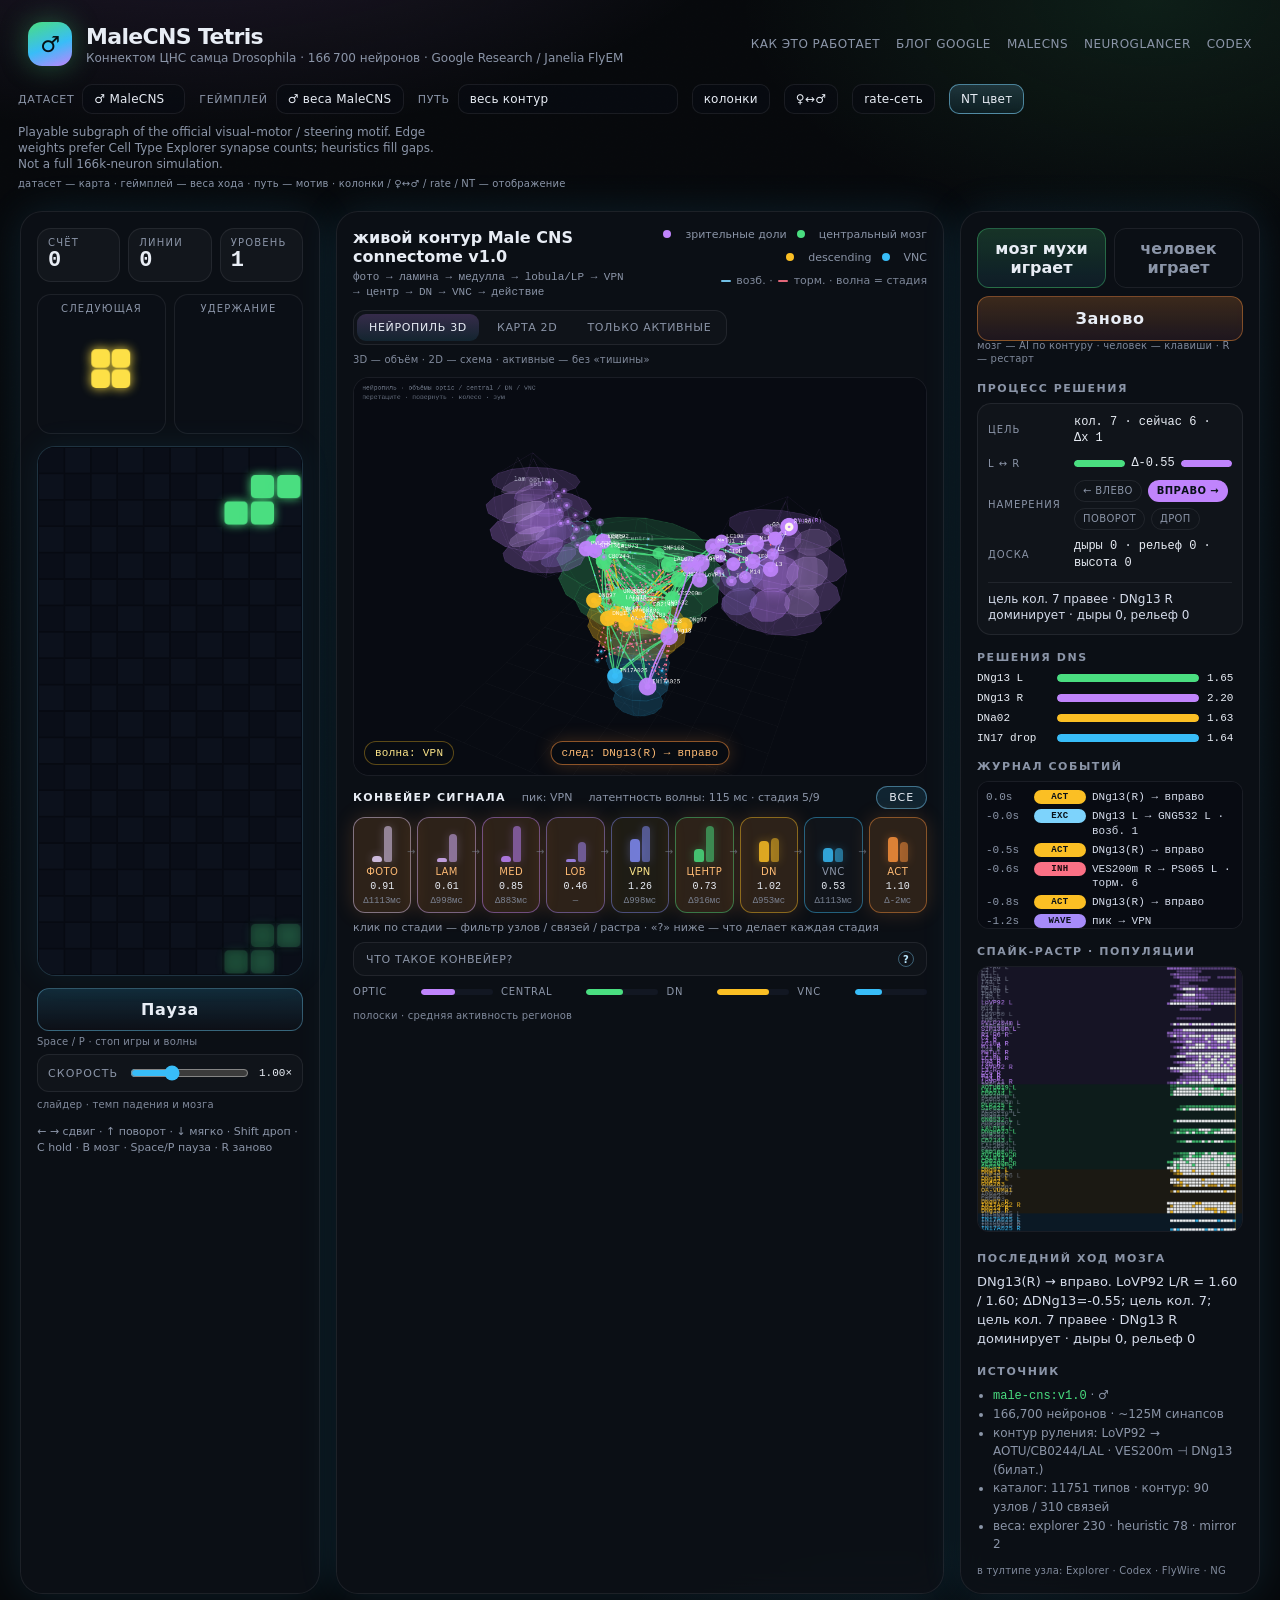
<file: web/index.html>
<!DOCTYPE html>
<html lang="ru">
<head>
  <meta charset="UTF-8" />
  <meta name="viewport" content="width=device-width, initial-scale=1" />
  <title>MaleCNS Tetris — мозг мухи</title>
  <link rel="stylesheet" href="/web/styles.css" />
</head>
<body>
  <div class="grain" aria-hidden="true"></div>
  <header class="top">
    <div class="brand">
      <span class="mark">♂</span>
      <div>
        <h1>MaleCNS Tetris</h1>
        <p>Коннектом ЦНС самца <em>Drosophila</em> · 166 700 нейронов · Google Research / Janelia FlyEM</p>
      </div>
    </div>
    <nav class="links">
      <a href="/tour.html" title="тур: конвейер сигнала, фильтры, 3D и каталоги">Как это работает</a>
      <a href="https://research.google/blog/a-connectomics-milestone-mapping-the-complete-male-fruit-fly-brain/" target="_blank" rel="noreferrer" title="статья Google Research о MaleCNS">блог Google</a>
      <a href="https://male-cns.janelia.org/" target="_blank" rel="noreferrer" title="портал данных Janelia MaleCNS">MaleCNS</a>
      <a id="link-neuroglancer" href="https://neuroglancer-demo.appspot.com/#!gs://flyem-male-cns/v1.0/male-cns-v1.0.jso" target="_blank" rel="noreferrer" title="3D-просмотрщик объёма MaleCNS (Neuroglancer)">Neuroglancer</a>
      <a id="link-codex" href="https://codex.flywire.ai/?dataset=male-cns" target="_blank" rel="noreferrer" title="поиск типов и синапсов в Codex / FlyWire">Codex</a>
    </nav>
  </header>

  <div class="toolbar">
    <label class="ds-switch" for="dataset" title="какой коннектом рисовать на карте мозга">
      <span>датасет</span>
      <select id="dataset" title="MaleCNS / FAFB / BANC / MANC / MAOL — источник узлов и связей">
        <option value="male-cns">♂ MaleCNS</option>
        <option value="fafb">♀ FAFB</option>
        <option value="banc">BANC</option>
        <option value="manc">MANC · VNC</option>
        <option value="maol">MAOL · optic</option>
      </select>
    </label>
    <label class="ds-switch" for="sex-play" title="чьи синаптические веса решают ход">
      <span>геймплей</span>
      <select id="sex-play" title="веса самца (MaleCNS) / самки (FAFB) или дуэль">
        <option value="male">♂ веса MaleCNS</option>
        <option value="female">♀ веса FAFB</option>
        <option value="duel">дуэль ♀↔♂</option>
      </select>
    </label>
    <label class="ds-switch" for="pathway-select" title="подсветить один мотив контура на карте">
      <span>путь</span>
      <select id="pathway-select" title="весь контур или отдельный путь (руление, дроп…)">
        <option value="">весь контур</option>
      </select>
    </label>
    <button type="button" id="btn-columns" title="колоночная карта поля → optic columns поверх доски">колонки</button>
    <button type="button" id="btn-compare" title="сравнить число клеток ♀ FAFB ↔ ♂ MaleCNS">♀↔♂</button>
    <button type="button" id="btn-rate" title="rate-сеть: динамика спайков на синапсах (WebWorker)">rate-сеть</button>
    <button type="button" id="btn-nt-color" class="on" title="окрасить связи по нейротрансмиттеру (ACh / GABA…)">NT цвет</button>
    <span id="dataset-note" class="dataset-note"></span>
  </div>
  <p class="toolbar-hint">датасет — карта · геймплей — веса хода · путь — мотив · колонки / ♀↔♂ / rate / NT — отображение</p>

  <main class="stage">
    <section class="panel game-col">
      <div class="hud-row">
        <div class="stat" title="набранные очки за линии">
          <span>счёт</span>
          <strong id="score">0</strong>
        </div>
        <div class="stat" title="сколько рядов закрыто">
          <span>линии</span>
          <strong id="lines">0</strong>
        </div>
        <div class="stat" title="растёт с числом линий — фигура падает быстрее">
          <span>уровень</span>
          <strong id="level">1</strong>
        </div>
      </div>
      <div class="minis">
        <div class="mini" title="следующая фигура в очереди">
          <span>следующая</span>
          <canvas id="next" width="120" height="120"></canvas>
        </div>
        <div class="mini" title="удержание (C) — отложить фигуру">
          <span>удержание</span>
          <canvas id="hold" width="120" height="120"></canvas>
        </div>
      </div>
      <div class="board-wrap">
        <canvas id="board" width="320" height="640"></canvas>
        <canvas id="columns" width="320" height="640" class="columns-overlay hidden" aria-hidden="true"></canvas>
        <div id="overlay" class="overlay hidden">
          <p id="overlay-title">пауза</p>
          <p class="hint">пробел / P — пауза · Shift — дроп · R — заново · B — мозг мухи играет / человек играет</p>
        </div>
      </div>
      <div class="game-controls">
        <div class="ctl-block">
          <button id="btn-pause" type="button" title="Space / P — остановить игру и волну сигнала">Пауза</button>
          <p class="ctl-hint">Space / P · стоп игры и волны</p>
        </div>
        <label class="speed-ctl" for="speed" title="темп падения фигуры и обновления мозга">
          <span>Скорость</span>
          <input id="speed" type="range" min="0.25" max="2.5" step="0.05" value="1" title="0.25× … 2.5× — темп тетриса и симуляции" />
          <em id="speed-val">1.0×</em>
        </label>
        <p class="ctl-hint">слайдер · темп падения и мозга</p>
      </div>
      <p class="keys">← → сдвиг · ↑ поворот · ↓ мягко · Shift дроп · C hold · B мозг · Space/P пауза · R заново</p>
    </section>

    <section class="panel brain-col">
      <div class="brain-head">
        <div>
          <h2>живой контур MaleCNS</h2>
          <p id="pathway">фото → ламина → медулла → lobula/LP → VPN → центр → DN → VNC → действие</p>
        </div>
        <div class="legend" title="цвета регионов и тип связей">
          <i class="optic"></i> зрительные доли
          <i class="central"></i> центральный мозг
          <i class="desc"></i> descending
          <i class="vnc"></i> VNC
          <span class="leg-note"><b class="exc"></b> возб. · <b class="inh"></b> торм. · волна = стадия</span>
        </div>
      </div>
      <div class="view-toggle" role="tablist" aria-label="вид карты">
        <button type="button" id="btn-view-3d" class="on" data-view="3d" title="объёмный нейропиль: optic / central / DN / VNC">нейропиль 3D</button>
        <button type="button" id="btn-view-2d" data-view="2d" title="плоская схема слоёв слева→направо">карта 2D</button>
        <button type="button" id="btn-active-only" data-toggle="active" title="скрыть тихие узлы и связи (оставить «горячие»)">Только активные</button>
      </div>
      <p class="ctl-hint view-hint">3D — объём · 2D — схема · активные — без «тишины»</p>
      <div class="brain-wrap">
        <canvas id="brain" width="980" height="680"></canvas>
        <canvas id="neuropil3d" width="980" height="680" class="hidden"></canvas>
        <div id="brain-tip" class="brain-tip hidden" role="tooltip"></div>
        <div class="wave-badge" id="wave-badge">волна: фото</div>
        <div class="filter-badge hidden" id="filter-badge">фильтр: —</div>
        <div class="trail-badge hidden" id="trail-badge">след: —</div>
      </div>
      <div class="pipeline-block">
        <div class="pipeline-head">
          <strong>конвейер сигнала</strong>
          <span id="stage-peak" title="стадия с максимальной активностью сейчас">пик: —</span>
          <span id="stage-latency" title="задержка волны от первого пика до текущей стадии">латентность: —</span>
          <button type="button" id="btn-filter-all" class="chip-btn on" title="сбросить фильтр стадии — показать весь контур">Все</button>
        </div>
        <div class="pipeline" id="pipeline" aria-label="стадии обработки"></div>
        <p class="pipe-hint" id="pipe-hint">клик по стадии — фильтр узлов / связей / растра · «?» ниже — что делает каждая стадия</p>
        <details class="pipe-help" id="pipe-help">
          <summary title="развернуть пояснение конвейера">что такое конвейер? <span class="qmark" aria-hidden="true">?</span></summary>
          <div class="pipe-help-body">
            <p class="pipe-help-lead">
              Во время тетриса поле кодируется как зрительный вход. Активность бежит волной
              <strong>фото → lam → med → lob → VPN → центр → DN → VNC → act</strong>.
              Клик по стадии фильтрует карту, связи и растр; повторный клик или «Все» сбрасывает.
            </p>
            <ol class="pipe-stages-list">
              <li><b>фото</b> — R1–R6: пиксели доски → фоторецепторы</li>
              <li><b>lam</b> — ламина (L1–L3): локальный контраст по колонкам</li>
              <li><b>med</b> — медулла (Mi/Tm): движение и ориентация фигуры</li>
              <li><b>lob</b> — lobula / LP: «объект» стека и текущей фигуры</li>
              <li><b>VPN</b> — проекции (LoVP92…): из optic lobe в центральный мозг</li>
              <li><b>центр</b> — AOTU / LAL / VES: интеграция L/R, подготовка руления</li>
              <li><b>DN</b> — descending (DNg13, DNa02…): решение сдвиг / поворот</li>
              <li><b>VNC</b> — брюшная цепь: моторные интернейроны (дроп и т.п.)</li>
              <li><b>act</b> — видимый ход на доске (сдвиг, поворот, дроп)</li>
            </ol>
            <p class="pipe-help-foot">
              Полный тур:
              <a href="/tour.html">Как это работает</a>
            </p>
          </div>
        </details>
      </div>
      <div class="pop-row">
        <div class="pop-meter" title="средняя активность по регионам мозга прямо сейчас">
          <span>optic</span>
          <div class="track"><div id="pop-optic" class="fill optic"></div></div>
          <span>central</span>
          <div class="track"><div id="pop-central" class="fill central"></div></div>
          <span>DN</span>
          <div class="track"><div id="pop-descending" class="fill desc"></div></div>
          <span>VNC</span>
          <div class="track"><div id="pop-vnc" class="fill vnc"></div></div>
        </div>
        <p class="ctl-hint">полоски · средняя активность регионов</p>
      </div>
    </section>

    <section class="panel side-col">
      <div class="mode">
        <button id="btn-brain" class="on" title="B — мозг сам решает ходы по контуру MaleCNS">мозг мухи играет</button>
        <button id="btn-human" title="B — вы управляете клавишами, мозг только визуализируется">человек играет</button>
        <button id="btn-restart" class="restart" type="button" title="R — начать партию заново (режим мозга/человека сохраняется)">Заново</button>
      </div>
      <p class="ctl-hint mode-hint">мозг — AI по контуру · человек — клавиши · R — рестарт</p>
      <h3 title="шаги от входа до решения DN">процесс решения</h3>
      <div id="process" class="process"></div>
      <h3 title="активность descending neurons: сдвиг / поворот / дроп">решения DNs</h3>
      <div id="decisions" class="decisions"></div>
      <h3 title="краткий лог спайков и ходов">журнал событий</h3>
      <div id="event-log" class="event-log" aria-live="polite"></div>
      <h3 title="спайки популяций во времени; фильтр стадии сужает строки">спайк-растр · популяции</h3>
      <canvas id="raster" width="360" height="360" title="растр спайков · клик стадии в конвейере фильтрует строки"></canvas>
      <h3 title="текстовое объяснение последнего хода мозга">последний ход мозга</h3>
      <p id="thought" class="thought">ждёт зрительный вход…</p>
      <h3>источник</h3>
      <ul class="cite">
        <li id="cite-dataset"><code>male-cns:v1.0</code></li>
        <li id="cite-scale">166 700 нейронов, ~125 M синапсов</li>
        <li>контур руления: LoVP92 → AOTU/CB0244/LAL · VES200m ⊣ DNg13 (билат.)</li>
        <li id="catalog-stat">каталог типов загружается…</li>
        <li id="weight-stat">веса: —</li>
        <li id="rate-stat" class="hidden">rate: —</li>
      </ul>
      <p class="ctl-hint tip-links-hint">в тултипе узла: Explorer · Codex · FlyWire · NG</p>
    </section>
  </main>

  <aside id="compare-panel" class="compare-panel hidden" aria-label="сравнение FAFB и MaleCNS">
    <header>
      <strong title="сравнение числа клеток по типам">♀ FAFB ↔ ♂ MaleCNS</strong>
      <button type="button" id="btn-compare-close" aria-label="закрыть" title="закрыть панель сравнения">×</button>
    </header>
    <p id="compare-note" class="compare-note"></p>
    <div class="compare-chart" id="compare-chart"></div>
  </aside>

  <div id="ui-tip" class="ui-tip" role="tooltip" hidden></div>

  <script src="/web/app.js" type="module"></script>
</body>
</html>
</file>
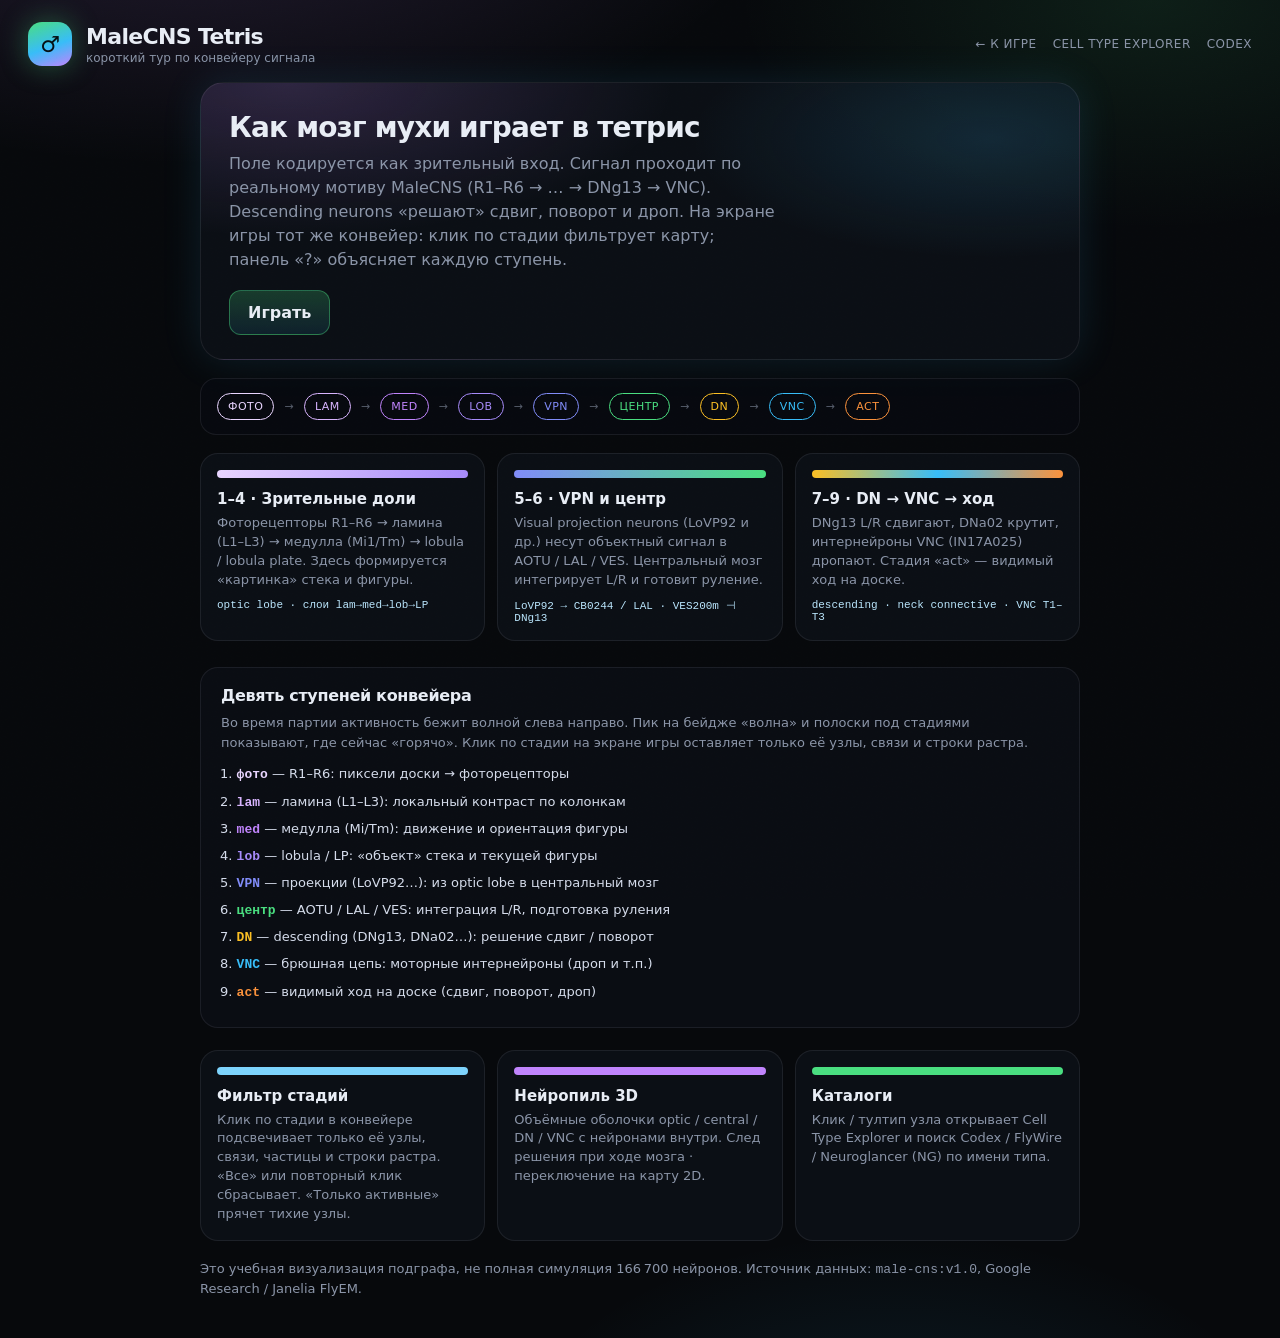
<file: web/about.html>
<!DOCTYPE html>
<html lang="ru">
<head>
  <meta charset="UTF-8" />
  <meta name="viewport" content="width=device-width, initial-scale=1" />
  <title>Как это работает — MaleCNS Tetris</title>
  <link rel="stylesheet" href="/web/styles.css" />
</head>
<body>
  <div class="grain" aria-hidden="true"></div>
  <header class="top">
    <div class="brand">
      <span class="mark">♂</span>
      <div>
        <h1>MaleCNS Tetris</h1>
        <p>короткий тур по конвейеру сигнала</p>
      </div>
    </div>
    <nav class="links">
      <a href="/" title="вернуться к игре">← к игре</a>
      <a href="https://reiserlab.github.io/celltype-explorer-drosophila-male-cns/" target="_blank" rel="noreferrer" title="Cell Type Explorer MaleCNS">Cell Type Explorer</a>
      <a href="https://codex.flywire.ai/" target="_blank" rel="noreferrer" title="поиск типов в Codex / FlyWire">Codex</a>
    </nav>
  </header>

  <main class="tour-main">
    <section class="tour-hero">
      <h2>Как мозг мухи играет в тетрис</h2>
      <p>
        Поле кодируется как зрительный вход. Сигнал проходит по реальному мотиву
        MaleCNS (R1–R6 → … → DNg13 → VNC). Descending neurons «решают» сдвиг, поворот и дроп.
        На экране игры тот же конвейер: клик по стадии фильтрует карту; панель «?» объясняет каждую ступень.
      </p>
      <a class="tour-cta" href="/">Играть</a>
    </section>

    <div class="tour-strip" aria-label="9 стадий">
      <span style="border-color:#e9d5ff;color:#e9d5ff">фото</span><span class="arr">→</span>
      <span style="border-color:#d8b4fe;color:#d8b4fe">lam</span><span class="arr">→</span>
      <span style="border-color:#c084fc;color:#c084fc">med</span><span class="arr">→</span>
      <span style="border-color:#a78bfa;color:#a78bfa">lob</span><span class="arr">→</span>
      <span style="border-color:#818cf8;color:#818cf8">VPN</span><span class="arr">→</span>
      <span style="border-color:#4ade80;color:#4ade80">центр</span><span class="arr">→</span>
      <span style="border-color:#fbbf24;color:#fbbf24">DN</span><span class="arr">→</span>
      <span style="border-color:#38bdf8;color:#38bdf8">VNC</span><span class="arr">→</span>
      <span style="border-color:#fb923c;color:#fb923c">act</span>
    </div>

    <section class="tour-flow">
      <article class="tour-card">
        <div class="swatch" style="background:linear-gradient(90deg,#e9d5ff,#a78bfa)"></div>
        <h3>1–4 · Зрительные доли</h3>
        <p>Фоторецепторы R1–R6 → ламина (L1–L3) → медулла (Mi1/Tm) → lobula / lobula plate. Здесь формируется «картинка» стека и фигуры.</p>
        <div class="mono">optic lobe · слои lam→med→lob→LP</div>
      </article>
      <article class="tour-card">
        <div class="swatch" style="background:linear-gradient(90deg,#818cf8,#4ade80)"></div>
        <h3>5–6 · VPN и центр</h3>
        <p>Visual projection neurons (LoVP92 и др.) несут объектный сигнал в AOTU / LAL / VES. Центральный мозг интегрирует L/R и готовит руление.</p>
        <div class="mono">LoVP92 → CB0244 / LAL · VES200m ⊣ DNg13</div>
      </article>
      <article class="tour-card">
        <div class="swatch" style="background:linear-gradient(90deg,#fbbf24,#38bdf8,#fb923c)"></div>
        <h3>7–9 · DN → VNC → ход</h3>
        <p>DNg13 L/R сдвигают, DNa02 крутит, интернейроны VNC (IN17A025) дропают. Стадия «act» — видимый ход на доске.</p>
        <div class="mono">descending · neck connective · VNC T1–T3</div>
      </article>
    </section>

    <section class="tour-stages">
      <h2>Девять ступеней конвейера</h2>
      <p class="tour-stages-lead">
        Во время партии активность бежит волной слева направо. Пик на бейдже «волна» и полоски под стадиями
        показывают, где сейчас «горячо». Клик по стадии на экране игры оставляет только её узлы, связи и строки растра.
      </p>
      <ol class="tour-stage-ol">
        <li><b style="color:#e9d5ff">фото</b> — R1–R6: пиксели доски → фоторецепторы</li>
        <li><b style="color:#d8b4fe">lam</b> — ламина (L1–L3): локальный контраст по колонкам</li>
        <li><b style="color:#c084fc">med</b> — медулла (Mi/Tm): движение и ориентация фигуры</li>
        <li><b style="color:#a78bfa">lob</b> — lobula / LP: «объект» стека и текущей фигуры</li>
        <li><b style="color:#818cf8">VPN</b> — проекции (LoVP92…): из optic lobe в центральный мозг</li>
        <li><b style="color:#4ade80">центр</b> — AOTU / LAL / VES: интеграция L/R, подготовка руления</li>
        <li><b style="color:#fbbf24">DN</b> — descending (DNg13, DNa02…): решение сдвиг / поворот</li>
        <li><b style="color:#38bdf8">VNC</b> — брюшная цепь: моторные интернейроны (дроп и т.п.)</li>
        <li><b style="color:#fb923c">act</b> — видимый ход на доске (сдвиг, поворот, дроп)</li>
      </ol>
    </section>

    <section class="tour-flow">
      <article class="tour-card">
        <div class="swatch" style="background:#7dd3fc"></div>
        <h3>Фильтр стадий</h3>
        <p>Клик по стадии в конвейере подсвечивает только её узлы, связи, частицы и строки растра. «Все» или повторный клик сбрасывает. «Только активные» прячет тихие узлы.</p>
      </article>
      <article class="tour-card">
        <div class="swatch" style="background:#c084fc"></div>
        <h3>Нейропиль 3D</h3>
        <p>Объёмные оболочки optic / central / DN / VNC с нейронами внутри. След решения при ходе мозга · переключение на карту 2D.</p>
      </article>
      <article class="tour-card">
        <div class="swatch" style="background:#4ade80"></div>
        <h3>Каталоги</h3>
        <p>Клик / тултип узла открывает Cell Type Explorer и поиск Codex / FlyWire / Neuroglancer (NG) по имени типа.</p>
      </article>
    </section>

    <p class="tour-note">
      Это учебная визуализация подграфа, не полная симуляция 166 700 нейронов.
      Источник данных: <code>male-cns:v1.0</code>, Google Research / Janelia FlyEM.
    </p>
  </main>
</body>
</html>
</file>
<file: web/styles.css>
:root {
  --bg: #07090c;
  --panel: rgba(14, 18, 26, 0.72);
  --stroke: rgba(232, 237, 245, 0.08);
  --text: #e8edf5;
  --muted: #8b95a8;
  --optic: #c084fc;
  --central: #4ade80;
  --vnc: #38bdf8;
  --desc: #fbbf24;
  --danger: #fb7185;
  --glow: 0 0 40px rgba(56, 189, 248, 0.12);
  font-synthesis: none;
}

* { box-sizing: border-box; }
html, body { margin: 0; min-height: 100%; background: var(--bg); color: var(--text); }
body {
  font-family: "SF Pro Display", "Segoe UI", "Helvetica Neue", system-ui, sans-serif;
  background:
    radial-gradient(1200px 600px at 15% -10%, rgba(192, 132, 252, 0.16), transparent 50%),
    radial-gradient(900px 500px at 90% 0%, rgba(74, 222, 128, 0.1), transparent 46%),
    radial-gradient(800px 500px at 70% 110%, rgba(56, 189, 248, 0.12), transparent 50%),
    var(--bg);
}

.grain {
  pointer-events: none;
  position: fixed;
  inset: 0;
  opacity: 0.08;
  background-image: url("data:image/svg+xml,%3Csvg xmlns='http://www.w3.org/2000/svg' width='140' height='140'%3E%3Cfilter id='n'%3E%3CfeTurbulence baseFrequency='.8' /%3E%3C/filter%3E%3Crect width='100%25' height='100%25' filter='url(%23n)' /%3E%3C/svg%3E");
  mix-blend-mode: overlay;
}

.top {
  display: flex;
  justify-content: space-between;
  align-items: center;
  gap: 24px;
  padding: 22px 28px 8px;
}
.brand { display: flex; gap: 14px; align-items: center; }
.mark {
  width: 44px; height: 44px; border-radius: 14px;
  display: grid; place-items: center;
  background: linear-gradient(160deg, #4ade80, #38bdf8 55%, #c084fc);
  color: #061014; font-weight: 800; font-size: 22px;
  box-shadow: 0 0 28px rgba(74, 222, 128, 0.35);
}
h1 { margin: 0; font-size: 22px; letter-spacing: -0.03em; }
.brand p { margin: 2px 0 0; color: var(--muted); font-size: 12px; }
.links { display: flex; gap: 16px; flex-wrap: wrap; }
.links a {
  color: var(--muted); text-decoration: none; font-size: 12px; letter-spacing: 0.04em; text-transform: uppercase;
}
.links a:hover { color: var(--text); }

.stage {
  display: grid;
  grid-template-columns: 300px minmax(460px, 1fr) 300px;
  gap: 16px;
  padding: 12px 20px 28px;
}
.panel {
  background: var(--panel);
  border: 1px solid var(--stroke);
  border-radius: 22px;
  box-shadow: var(--glow);
  backdrop-filter: blur(16px);
  padding: 16px;
}
.game-col { display: flex; flex-direction: column; gap: 12px; }
.hud-row { display: grid; grid-template-columns: repeat(3, 1fr); gap: 8px; }
.stat {
  background: rgba(255,255,255,0.03);
  border: 1px solid var(--stroke);
  border-radius: 14px;
  padding: 8px 10px;
}
.stat span { display: block; color: var(--muted); font-size: 10px; letter-spacing: 0.12em; text-transform: uppercase; }
.stat strong { font-size: 22px; font-family: ui-monospace, SFMono-Regular, Menlo, monospace; }
.minis { display: grid; grid-template-columns: 1fr 1fr; gap: 8px; }
.mini {
  background: #0b0f16;
  border-radius: 14px;
  border: 1px solid var(--stroke);
  padding: 8px;
  text-align: center;
}
.mini span, .mini { color: var(--muted); font-size: 10px; letter-spacing: 0.12em; text-transform: uppercase; }
.mini canvas { display: block; width: 100%; height: auto; }
.board-wrap {
  position: relative;
  background: #05070c;
  border-radius: 18px;
  border: 1px solid rgba(125, 211, 252, 0.22);
  box-shadow: inset 0 0 0 1px rgba(255,255,255,0.03), 0 0 32px rgba(56, 189, 248, 0.08);
  overflow: hidden;
}
#board { display: block; width: 100%; height: auto; }
.overlay {
  position: absolute; inset: 0;
  display: grid; place-items: center; align-content: center;
  background: rgba(7, 9, 12, 0.62);
  text-align: center;
  cursor: pointer;
}
.overlay p { margin: 0; }
#overlay-title { font-size: 28px; font-weight: 800; }
.hint { color: var(--muted); font-size: 13px; margin-top: 6px; }
.hidden { display: none !important; }
.keys { color: var(--muted); font-size: 11px; line-height: 1.45; margin: 0; }

.ctl-hint {
  margin: 0;
  color: var(--muted);
  font-size: 10px;
  line-height: 1.35;
  letter-spacing: 0.02em;
  opacity: 0.92;
}
.ctl-block { display: flex; flex-direction: column; gap: 4px; }
.view-hint, .mode-hint { margin-top: -2px; }
.toolbar-hint {
  margin: 0 auto 2px;
  padding: 0 18px 6px;
  max-width: 1480px;
  color: var(--muted);
  font-size: 10px;
  line-height: 1.4;
  letter-spacing: 0.02em;
}
.tip-links-hint { margin-top: 10px; }

.game-controls {
  display: flex;
  flex-direction: column;
  gap: 6px;
}
#btn-pause {
  border: 1px solid rgba(125, 211, 252, 0.35);
  background: linear-gradient(180deg, rgba(56, 189, 248, 0.16), rgba(14, 18, 26, 0.4));
  color: var(--text);
  border-radius: 12px;
  padding: 11px 12px;
  font: inherit;
  font-weight: 700;
  letter-spacing: 0.04em;
  cursor: pointer;
}
#btn-pause:hover { border-color: rgba(125, 211, 252, 0.65); }
#btn-pause.is-paused {
  background: linear-gradient(180deg, rgba(251, 191, 36, 0.22), rgba(14, 18, 26, 0.4));
  border-color: rgba(251, 191, 36, 0.5);
  color: #fde68a;
}
.speed-ctl {
  display: grid;
  grid-template-columns: auto 1fr auto;
  gap: 10px;
  align-items: center;
  padding: 8px 10px;
  border-radius: 12px;
  border: 1px solid var(--stroke);
  background: rgba(255, 255, 255, 0.025);
  color: var(--muted);
  font-size: 11px;
  letter-spacing: 0.1em;
  text-transform: uppercase;
}
.speed-ctl input[type="range"] {
  width: 100%;
  accent-color: #38bdf8;
  cursor: pointer;
}
.speed-ctl em {
  font-style: normal;
  font-family: ui-monospace, SFMono-Regular, Menlo, monospace;
  color: var(--text);
  min-width: 3.2em;
  text-align: right;
  letter-spacing: 0;
  text-transform: none;
}

.brain-col { display: flex; flex-direction: column; gap: 10px; min-width: 0; }
.brain-head { display: flex; justify-content: space-between; gap: 12px; align-items: flex-start; }
.brain-head h2 { margin: 0; font-size: 16px; }
.brain-head p { margin: 4px 0 0; color: var(--muted); font-size: 11px; font-family: ui-monospace, SFMono-Regular, Menlo, monospace; line-height: 1.4; }
.legend { color: var(--muted); font-size: 11px; display: flex; gap: 10px; flex-wrap: wrap; align-items: center; max-width: 280px; justify-content: flex-end; }
.legend i, .chip { display: inline-block; }
.legend i {
  width: 8px; height: 8px; border-radius: 99px; margin-right: 4px;
}
.legend i.optic, .chip.optic, .fill.optic { background: var(--optic); }
.legend i.central, .chip.central, .fill.central { background: var(--central); }
.legend i.vnc, .chip.vnc, .fill.vnc { background: var(--vnc); }
.legend i.desc, .fill.desc { background: var(--desc); }
.leg-note { opacity: 0.9; }
.leg-note b { display: inline-block; width: 10px; height: 2px; vertical-align: middle; margin: 0 2px; border-radius: 2px; }
.leg-note b.exc { background: #7dd3fc; }
.leg-note b.inh { background: #fb7185; }

.view-toggle {
  display: inline-flex;
  gap: 6px;
  align-self: flex-start;
  padding: 3px;
  border-radius: 12px;
  border: 1px solid var(--stroke);
  background: rgba(255, 255, 255, 0.02);
}
.view-toggle button {
  border: 0;
  background: transparent;
  color: var(--muted);
  border-radius: 9px;
  padding: 7px 12px;
  font: inherit;
  font-size: 11px;
  letter-spacing: 0.06em;
  text-transform: uppercase;
  cursor: pointer;
}
.view-toggle button.on {
  background: linear-gradient(180deg, rgba(192, 132, 252, 0.22), rgba(56, 189, 248, 0.1));
  color: var(--text);
}
.view-toggle button[data-toggle="active"].on {
  background: linear-gradient(180deg, rgba(74, 222, 128, 0.22), rgba(56, 189, 248, 0.1));
}

.brain-wrap {
  position: relative;
  border-radius: 16px;
  overflow: hidden;
  border: 1px solid var(--stroke);
  background: #080b12;
}
#brain, #neuropil3d { display: block; width: 100%; height: auto; }
#brain { cursor: crosshair; }
#neuropil3d { cursor: grab; touch-action: none; }
#neuropil3d.is-dragging { cursor: grabbing; }
#neuropil3d.hidden, #brain.hidden { display: none; }
.brain-wrap.is-filtered {
  box-shadow: inset 0 0 0 1px rgba(125, 211, 252, 0.28), 0 0 28px rgba(56, 189, 248, 0.1);
}
.brain-wrap.is-active-only {
  box-shadow: inset 0 0 0 1px rgba(74, 222, 128, 0.22), 0 0 22px rgba(74, 222, 128, 0.08);
}
.brain-wrap.is-filtered.is-active-only {
  box-shadow:
    inset 0 0 0 1px rgba(125, 211, 252, 0.28),
    inset 0 0 0 2px rgba(74, 222, 128, 0.12),
    0 0 28px rgba(56, 189, 248, 0.1);
}
.brain-tip {
  position: absolute;
  z-index: 5;
  min-width: 180px;
  max-width: 260px;
  padding: 10px 12px;
  border-radius: 12px;
  background: rgba(10, 14, 22, 0.94);
  border: 1px solid rgba(125, 211, 252, 0.28);
  box-shadow: 0 12px 32px rgba(0, 0, 0, 0.45);
  pointer-events: none;
  font-size: 12px;
  line-height: 1.45;
  color: var(--text);
}
.brain-tip strong { display: block; font-size: 13px; margin-bottom: 4px; letter-spacing: -0.02em; }
.brain-tip .meta { color: var(--muted); font-family: ui-monospace, SFMono-Regular, Menlo, monospace; font-size: 11px; }
.brain-tip .tip-help { margin-top: 6px; opacity: 0.85; font-family: inherit; letter-spacing: 0.01em; }
.brain-tip .row { display: flex; justify-content: space-between; gap: 12px; margin-top: 3px; }
.brain-tip .act { color: #7dd3fc; }
.brain-tip .links {
  display: flex;
  flex-wrap: wrap;
  gap: 6px;
  margin-top: 8px;
  pointer-events: auto;
}
.brain-tip .links a {
  color: #081018;
  background: #7dd3fc;
  text-decoration: none;
  font-size: 10px;
  font-weight: 700;
  letter-spacing: 0.04em;
  text-transform: uppercase;
  padding: 3px 8px;
  border-radius: 999px;
}
.brain-tip .links a.secondary {
  background: transparent;
  color: #bae6fd;
  border: 1px solid rgba(125, 211, 252, 0.45);
}
.brain-tip.has-links { pointer-events: auto; }

.wave-badge, .filter-badge, .trail-badge {
  position: absolute;
  z-index: 3;
  padding: 5px 10px;
  border-radius: 999px;
  background: rgba(8, 11, 18, 0.82);
  font-size: 11px;
  font-family: ui-monospace, SFMono-Regular, Menlo, monospace;
  letter-spacing: 0.02em;
  pointer-events: none;
}
.wave-badge {
  left: 10px;
  bottom: 10px;
  border: 1px solid rgba(251, 191, 36, 0.35);
  color: #fde68a;
}
.filter-badge {
  right: 10px;
  bottom: 10px;
  border: 1px solid rgba(125, 211, 252, 0.45);
  color: #bae6fd;
  box-shadow: 0 0 16px rgba(56, 189, 248, 0.2);
}
.filter-badge.has-active {
  border-color: rgba(74, 222, 128, 0.5);
  color: #bbf7d0;
}
.trail-badge {
  left: 50%;
  transform: translateX(-50%);
  bottom: 10px;
  border: 1px solid rgba(251, 146, 60, 0.55);
  color: #fdba74;
  box-shadow: 0 0 18px rgba(251, 146, 60, 0.22);
  max-width: 52%;
  overflow: hidden;
  text-overflow: ellipsis;
  white-space: nowrap;
}
.pipe-stage.on-trail {
  border-color: color-mix(in srgb, #fb923c 70%, white 10%);
  background: rgba(251, 146, 60, 0.14);
  box-shadow: 0 0 20px rgba(251, 146, 60, 0.18);
}
.pipe-stage.on-trail .name { color: #fdba74; }

.pipeline-block {
  display: flex;
  flex-direction: column;
  gap: 8px;
}
.pipeline-head {
  display: flex;
  flex-wrap: wrap;
  gap: 10px 16px;
  align-items: center;
  color: var(--muted);
  font-size: 11px;
}
.pipeline-head strong {
  color: var(--text);
  font-size: 11px;
  letter-spacing: 0.12em;
  text-transform: uppercase;
  font-weight: 700;
}
.chip-btn {
  margin-left: auto;
  border: 1px solid var(--stroke);
  background: rgba(255, 255, 255, 0.03);
  color: var(--muted);
  border-radius: 999px;
  padding: 4px 12px;
  font: inherit;
  font-size: 11px;
  letter-spacing: 0.08em;
  text-transform: uppercase;
  cursor: pointer;
}
.chip-btn.on, .chip-btn:hover {
  color: var(--text);
  border-color: rgba(125, 211, 252, 0.45);
  background: rgba(56, 189, 248, 0.12);
}
.pipeline {
  display: grid;
  grid-template-columns: repeat(9, minmax(0, 1fr));
  gap: 6px;
}
.pipe-hint {
  margin: 0;
  color: var(--muted);
  font-size: 11px;
}
.pipe-hint.is-filtered {
  color: #bae6fd;
}
.pipe-help {
  border: 1px solid var(--stroke);
  border-radius: 12px;
  background: rgba(255, 255, 255, 0.02);
  padding: 0;
}
.pipe-help summary {
  list-style: none;
  cursor: pointer;
  display: flex;
  align-items: center;
  gap: 8px;
  padding: 8px 12px;
  color: var(--muted);
  font-size: 11px;
  letter-spacing: 0.06em;
  text-transform: uppercase;
  user-select: none;
}
.pipe-help summary::-webkit-details-marker { display: none; }
.pipe-help summary:hover { color: var(--text); }
.pipe-help[open] summary {
  color: var(--text);
  border-bottom: 1px solid var(--stroke);
}
.pipe-help .qmark {
  display: inline-grid;
  place-items: center;
  width: 16px;
  height: 16px;
  border-radius: 99px;
  border: 1px solid rgba(125, 211, 252, 0.4);
  color: #bae6fd;
  font-size: 10px;
  font-weight: 700;
  letter-spacing: 0;
  text-transform: none;
  margin-left: auto;
}
.pipe-help-body {
  padding: 10px 12px 12px;
  display: flex;
  flex-direction: column;
  gap: 8px;
}
.pipe-help-lead, .pipe-help-foot {
  margin: 0;
  color: var(--muted);
  font-size: 11px;
  line-height: 1.45;
}
.pipe-help-lead strong {
  color: #d5dceb;
  font-weight: 600;
}
.pipe-help-foot a {
  color: #7dd3fc;
  text-decoration: none;
}
.pipe-help-foot a:hover { text-decoration: underline; }
.pipe-stages-list {
  margin: 0;
  padding: 0 0 0 1.15em;
  color: #d5dceb;
  font-size: 11px;
  line-height: 1.5;
}
.pipe-stages-list li { margin: 0 0 3px; }
.pipe-stages-list b {
  color: #bae6fd;
  font-family: ui-monospace, SFMono-Regular, Menlo, monospace;
  font-weight: 700;
}
.pipe-stage {
  position: relative;
  min-height: 78px;
  padding: 8px 6px 6px;
  border-radius: 12px;
  background: rgba(255, 255, 255, 0.025);
  border: 1px solid var(--stroke);
  display: flex;
  flex-direction: column;
  align-items: center;
  gap: 4px;
  transition: border-color 120ms linear, background 120ms linear, box-shadow 120ms linear, opacity 120ms linear;
  cursor: pointer;
}
.pipe-stage:hover {
  border-color: color-mix(in srgb, var(--stage, #7dd3fc) 55%, transparent);
}
.pipe-stage.peak {
  border-color: rgba(251, 191, 36, 0.55);
  background: rgba(251, 191, 36, 0.08);
  box-shadow: 0 0 18px rgba(251, 191, 36, 0.12);
}
.pipe-stage.active {
  border-color: color-mix(in srgb, var(--stage, #7dd3fc) 45%, transparent);
}
.pipe-stage.filtered {
  border-color: color-mix(in srgb, var(--stage, #7dd3fc) 75%, white 10%);
  background: color-mix(in srgb, var(--stage, #7dd3fc) 18%, transparent);
  box-shadow: 0 0 22px color-mix(in srgb, var(--stage, #7dd3fc) 28%, transparent);
  outline: 1px solid color-mix(in srgb, var(--stage, #7dd3fc) 55%, transparent);
}
.pipe-stage.dimmed {
  opacity: 0.38;
}
.pipeline.is-filtering .pipe-stage:not(.filtered) {
  opacity: 0.4;
}
.pipe-stage .bar-wrap {
  width: 100%;
  height: 36px;
  display: flex;
  align-items: flex-end;
  justify-content: center;
  gap: 2px;
}
.pipe-stage .bar {
  width: 10px;
  height: 0%;
  border-radius: 4px 4px 2px 2px;
  background: var(--stage, #7dd3fc);
  box-shadow: 0 0 10px color-mix(in srgb, var(--stage, #7dd3fc) 40%, transparent);
  transition: height 70ms linear;
}
.pipe-stage .bar.l { opacity: 0.85; }
.pipe-stage .bar.r { opacity: 0.55; width: 8px; }
.pipe-stage .name {
  font-size: 10px;
  letter-spacing: 0.04em;
  text-transform: uppercase;
  color: var(--muted);
  text-align: center;
  line-height: 1.15;
}
.pipe-stage.peak .name { color: #fde68a; }
.pipe-stage .val {
  font-family: ui-monospace, SFMono-Regular, Menlo, monospace;
  font-size: 10px;
  color: var(--text);
}
.pipe-stage .lat {
  font-size: 9px;
  color: rgba(139, 149, 168, 0.85);
  font-family: ui-monospace, SFMono-Regular, Menlo, monospace;
}
.pipe-arrow {
  position: absolute;
  right: -5px;
  top: 28px;
  color: rgba(139, 149, 168, 0.55);
  font-size: 10px;
  z-index: 1;
  pointer-events: none;
}
.pipe-stage:last-child .pipe-arrow { display: none; }

.pop-row {
  display: flex;
  flex-wrap: wrap;
  gap: 12px 16px;
  align-items: center;
  justify-content: space-between;
}
.pop-meter {
  display: grid;
  grid-template-columns: auto 72px auto 72px auto 72px auto 72px;
  gap: 6px 8px;
  align-items: center;
  color: var(--muted);
  font-size: 10px;
  letter-spacing: 0.08em;
  text-transform: uppercase;
  width: 100%;
}
.pop-meter .track {
  height: 6px;
  background: #121722;
  border-radius: 99px;
  overflow: hidden;
}
.pop-meter .fill { height: 100%; width: 0; border-radius: inherit; transition: width 90ms linear; }

.side-col h3 {
  margin: 16px 0 8px;
  font-size: 11px;
  letter-spacing: 0.14em;
  text-transform: uppercase;
  color: var(--muted);
}
.mode { display: grid; grid-template-columns: 1fr 1fr; gap: 8px; }
.mode button {
  border: 1px solid var(--stroke);
  background: transparent;
  color: var(--muted);
  border-radius: 12px;
  padding: 10px 8px;
  font: inherit;
  font-weight: 700;
  cursor: pointer;
}
.mode button.on {
  background: linear-gradient(180deg, rgba(74,222,128,0.18), rgba(56,189,248,0.08));
  color: var(--text);
  border-color: rgba(74, 222, 128, 0.35);
}
.mode button.restart {
  grid-column: 1 / -1;
  padding: 12px 8px;
  color: var(--text);
  background: linear-gradient(180deg, rgba(251, 146, 60, 0.2), rgba(251, 113, 133, 0.08));
  border-color: rgba(251, 146, 60, 0.42);
  letter-spacing: 0.04em;
}
.mode button.restart:hover {
  border-color: rgba(251, 146, 60, 0.7);
  background: linear-gradient(180deg, rgba(251, 146, 60, 0.28), rgba(251, 113, 133, 0.12));
}
.mode button.restart:active {
  transform: translateY(1px);
}
.decisions { display: flex; flex-direction: column; gap: 8px; }
.decisions .bar {
  display: grid;
  grid-template-columns: 72px 1fr 36px;
  gap: 8px;
  align-items: center;
  font-size: 11px;
  font-family: ui-monospace, SFMono-Regular, Menlo, monospace;
}
.decisions .bar .track {
  height: 8px;
  background: #121722;
  border-radius: 99px;
  overflow: hidden;
}
.decisions .bar .fill { height: 100%; width: 0; border-radius: inherit; transition: width 80ms linear; }

.process {
  display: flex;
  flex-direction: column;
  gap: 8px;
  padding: 10px;
  border-radius: 14px;
  background: rgba(255, 255, 255, 0.025);
  border: 1px solid var(--stroke);
  font-size: 12px;
  line-height: 1.4;
}
.process .row {
  display: grid;
  grid-template-columns: 78px 1fr;
  gap: 8px;
  align-items: center;
}
.process .k { color: var(--muted); font-size: 10px; letter-spacing: 0.1em; text-transform: uppercase; }
.process .v {
  font-family: ui-monospace, SFMono-Regular, Menlo, monospace;
  color: var(--text);
}
.process .why {
  margin-top: 2px;
  padding-top: 8px;
  border-top: 1px solid var(--stroke);
  color: #d5dceb;
  font-size: 12px;
}
.process .lr {
  display: grid;
  grid-template-columns: 1fr auto 1fr;
  gap: 6px;
  align-items: center;
}
.process .lr .track {
  height: 7px;
  background: #121722;
  border-radius: 99px;
  overflow: hidden;
}
.process .lr .fill { height: 100%; border-radius: inherit; }
.process .intent {
  display: flex;
  flex-wrap: wrap;
  gap: 6px;
}
.process .tag {
  padding: 3px 8px;
  border-radius: 999px;
  font-size: 10px;
  letter-spacing: 0.04em;
  text-transform: uppercase;
  border: 1px solid var(--stroke);
  color: var(--muted);
}
.process .tag.on {
  color: #081018;
  font-weight: 700;
  border-color: transparent;
}
.process .tag.rot.on { background: var(--desc); }
.process .tag.drop.on { background: var(--vnc); }
.process .tag.left.on { background: var(--central); }
.process .tag.right.on { background: var(--optic); }

.event-log {
  display: flex;
  flex-direction: column;
  gap: 4px;
  max-height: 148px;
  overflow: auto;
  padding: 8px;
  border-radius: 12px;
  background: #080b12;
  border: 1px solid var(--stroke);
  font-family: ui-monospace, SFMono-Regular, Menlo, monospace;
  font-size: 11px;
}
.event-log .ev {
  display: grid;
  grid-template-columns: 42px 52px 1fr;
  gap: 6px;
  color: #d5dceb;
  line-height: 1.35;
}
.event-log .t { color: var(--muted); }
.event-log .kind {
  color: #081018;
  font-weight: 700;
  font-size: 9px;
  letter-spacing: 0.04em;
  text-transform: uppercase;
  padding: 1px 5px;
  border-radius: 999px;
  align-self: start;
  text-align: center;
}
.event-log .kind.decision { background: var(--desc); }
.event-log .kind.synapse { background: #7dd3fc; }
.event-log .kind.inhibit { background: var(--danger); color: #1a0a0e; }
.event-log .kind.wave { background: #a78bfa; }
.event-log .empty { color: var(--muted); padding: 6px 2px; }

.thought {
  margin: 0;
  min-height: 3.2em;
  font-size: 13px;
  line-height: 1.45;
  color: #d5dceb;
}
.cite { margin: 0; padding-left: 16px; color: var(--muted); font-size: 12px; line-height: 1.55; }
.cite code { color: var(--central); }
#raster { width: 100%; height: auto; background: #080b12; border-radius: 12px; border: 1px solid var(--stroke); }

@media (max-width: 1100px) {
  .stage { grid-template-columns: 1fr; }
  .top { flex-direction: column; align-items: flex-start; }
  .legend { max-width: none; justify-content: flex-start; }
  .pop-meter { grid-template-columns: auto 1fr auto 1fr; }
  .pipeline { grid-template-columns: repeat(3, minmax(0, 1fr)); }
  .pipe-arrow { display: none; }
}

/* —— tour / about —— */
.tour-main {
  max-width: 920px;
  margin: 0 auto;
  padding: 8px 20px 48px;
  display: flex;
  flex-direction: column;
  gap: 18px;
}
.tour-hero {
  padding: 28px 28px 24px;
  border-radius: 24px;
  border: 1px solid var(--stroke);
  background:
    radial-gradient(700px 280px at 10% 0%, rgba(192, 132, 252, 0.18), transparent 55%),
    radial-gradient(600px 240px at 90% 20%, rgba(56, 189, 248, 0.14), transparent 50%),
    var(--panel);
  box-shadow: var(--glow);
}
.tour-hero h2 {
  margin: 0 0 8px;
  font-size: 28px;
  letter-spacing: -0.03em;
}
.tour-hero p {
  margin: 0;
  color: var(--muted);
  max-width: 54ch;
  line-height: 1.5;
}
.tour-cta {
  display: inline-flex;
  margin-top: 18px;
  padding: 12px 18px;
  border-radius: 12px;
  background: linear-gradient(180deg, rgba(74, 222, 128, 0.22), rgba(56, 189, 248, 0.1));
  border: 1px solid rgba(74, 222, 128, 0.4);
  color: var(--text);
  text-decoration: none;
  font-weight: 700;
}
.tour-flow {
  display: grid;
  grid-template-columns: repeat(3, minmax(0, 1fr));
  gap: 12px;
}
.tour-card {
  padding: 16px;
  border-radius: 18px;
  border: 1px solid var(--stroke);
  background: var(--panel);
  min-height: 140px;
}
.tour-card .swatch {
  width: 100%;
  height: 8px;
  border-radius: 99px;
  margin-bottom: 12px;
}
.tour-card h3 {
  margin: 0 0 6px;
  font-size: 15px;
}
.tour-card p {
  margin: 0;
  color: var(--muted);
  font-size: 13px;
  line-height: 1.45;
}
.tour-card .mono {
  margin-top: 10px;
  font-family: ui-monospace, SFMono-Regular, Menlo, monospace;
  font-size: 11px;
  color: #bae6fd;
}
.tour-strip {
  display: flex;
  flex-wrap: wrap;
  gap: 8px;
  align-items: center;
  padding: 14px 16px;
  border-radius: 16px;
  border: 1px solid var(--stroke);
  background: rgba(8, 11, 18, 0.7);
}
.tour-strip span {
  padding: 6px 10px;
  border-radius: 999px;
  font-size: 11px;
  letter-spacing: 0.04em;
  text-transform: uppercase;
  border: 1px solid var(--stroke);
  color: var(--muted);
}
.tour-strip .arr { border: 0; color: rgba(139, 149, 168, 0.6); padding: 0 2px; }
.tour-note {
  color: var(--muted);
  font-size: 13px;
  line-height: 1.5;
  margin: 0;
}
.tour-stages {
  margin: 8px 0 4px;
  padding: 18px 20px;
  border-radius: 18px;
  border: 1px solid var(--stroke);
  background: rgba(14, 18, 26, 0.55);
}
.tour-stages h2 {
  margin: 0 0 8px;
  font-size: 16px;
  letter-spacing: -0.02em;
}
.tour-stages-lead {
  margin: 0 0 12px;
  color: var(--muted);
  font-size: 13px;
  line-height: 1.5;
}
.tour-stage-ol {
  margin: 0;
  padding: 0 0 0 1.2em;
  color: #d5dceb;
  font-size: 13px;
  line-height: 1.55;
}
.tour-stage-ol li { margin: 0 0 6px; }
.tour-stage-ol b {
  font-family: ui-monospace, SFMono-Regular, Menlo, monospace;
  font-weight: 700;
}
@media (max-width: 800px) {
  .tour-flow { grid-template-columns: 1fr; }
}

/* —— roadmap toolbar / compare / columns —— */
.toolbar {
  display: flex;
  flex-wrap: wrap;
  gap: 10px 14px;
  align-items: center;
  padding: 10px 18px 4px;
  max-width: 1480px;
  margin: 0 auto;
}
.ds-switch {
  display: inline-flex;
  align-items: center;
  gap: 8px;
  font-size: 11px;
  letter-spacing: 0.06em;
  text-transform: uppercase;
  color: var(--muted);
}
.ds-switch select,
.toolbar > button {
  appearance: none;
  border: 1px solid var(--stroke);
  background: rgba(8, 11, 18, 0.75);
  color: var(--text);
  border-radius: 10px;
  padding: 7px 11px;
  font: inherit;
  font-size: 12px;
  letter-spacing: 0.02em;
  text-transform: none;
  cursor: pointer;
}
.toolbar > button.on {
  border-color: rgba(125, 211, 252, 0.55);
  background: linear-gradient(180deg, rgba(125, 211, 252, 0.18), rgba(56, 189, 248, 0.08));
}
.dataset-note {
  font-size: 12px;
  color: var(--muted);
  max-width: 420px;
  line-height: 1.35;
}
.board-wrap { position: relative; }
.columns-overlay {
  position: absolute;
  inset: 0;
  width: 100%;
  height: 100%;
  pointer-events: none;
  opacity: 0.85;
}
.columns-overlay.hidden { display: none; }
.compare-panel {
  position: fixed;
  right: 18px;
  bottom: 18px;
  width: min(420px, calc(100vw - 36px));
  max-height: min(520px, calc(100vh - 36px));
  overflow: auto;
  z-index: 40;
  padding: 14px 16px 16px;
  border-radius: 16px;
  border: 1px solid rgba(125, 211, 252, 0.28);
  background: rgba(8, 11, 18, 0.96);
  box-shadow: 0 18px 48px rgba(0, 0, 0, 0.5);
}
.compare-panel.hidden { display: none; }
.compare-panel header {
  display: flex;
  justify-content: space-between;
  align-items: center;
  margin-bottom: 8px;
}
.compare-panel header button {
  border: 0;
  background: transparent;
  color: var(--muted);
  font-size: 20px;
  cursor: pointer;
}
.compare-note {
  margin: 0 0 12px;
  font-size: 12px;
  color: var(--muted);
  line-height: 1.4;
}
.compare-row {
  display: grid;
  grid-template-columns: 72px 1fr;
  gap: 8px;
  align-items: center;
  margin-bottom: 8px;
  font-size: 11px;
}
.compare-row .bars {
  display: grid;
  gap: 3px;
}
.compare-row .bar {
  height: 7px;
  border-radius: 99px;
  background: rgba(255,255,255,0.06);
  overflow: hidden;
}
.compare-row .bar > i {
  display: block;
  height: 100%;
  border-radius: 99px;
}
.compare-row .bar.male > i { background: #38bdf8; }
.compare-row .bar.female > i { background: #f9a8d4; }
.compare-row code {
  font-size: 10px;
  color: #bae6fd;
}

/* Custom hover / focus pop-out tips (replaces slow native title) */
.ui-tip {
  position: fixed;
  left: 0;
  top: 0;
  z-index: 10050;
  max-width: min(280px, calc(100vw - 16px));
  padding: 8px 11px;
  border-radius: 10px;
  background: rgba(10, 14, 22, 0.96);
  border: 1px solid rgba(125, 211, 252, 0.38);
  box-shadow:
    0 0 0 1px rgba(255, 255, 255, 0.04),
    0 14px 36px rgba(0, 0, 0, 0.55),
    0 0 24px rgba(56, 189, 248, 0.12);
  color: var(--text);
  font-size: 12px;
  line-height: 1.4;
  letter-spacing: 0.01em;
  pointer-events: none;
  opacity: 0;
  transform: translate3d(var(--tip-x, 0), var(--tip-y, 0), 0) scale(0.94);
  transition:
    opacity 0.1s ease,
    transform 0.12s cubic-bezier(0.2, 0.85, 0.25, 1);
  will-change: transform, opacity;
}
.ui-tip.is-visible {
  opacity: 1;
  transform: translate3d(var(--tip-x, 0), var(--tip-y, 0), 0) scale(1);
}
.ui-tip::after {
  content: "";
  position: absolute;
  left: var(--tip-arrow-x, 50%);
  width: 9px;
  height: 9px;
  background: inherit;
  border-right: 1px solid rgba(125, 211, 252, 0.38);
  border-bottom: 1px solid rgba(125, 211, 252, 0.38);
  transform: translateX(-50%) rotate(45deg);
}
.ui-tip[data-place="above"]::after {
  bottom: -5px;
}
.ui-tip[data-place="below"]::after {
  top: -5px;
  border-right: none;
  border-bottom: none;
  border-left: 1px solid rgba(125, 211, 252, 0.38);
  border-top: 1px solid rgba(125, 211, 252, 0.38);
}
</file>
